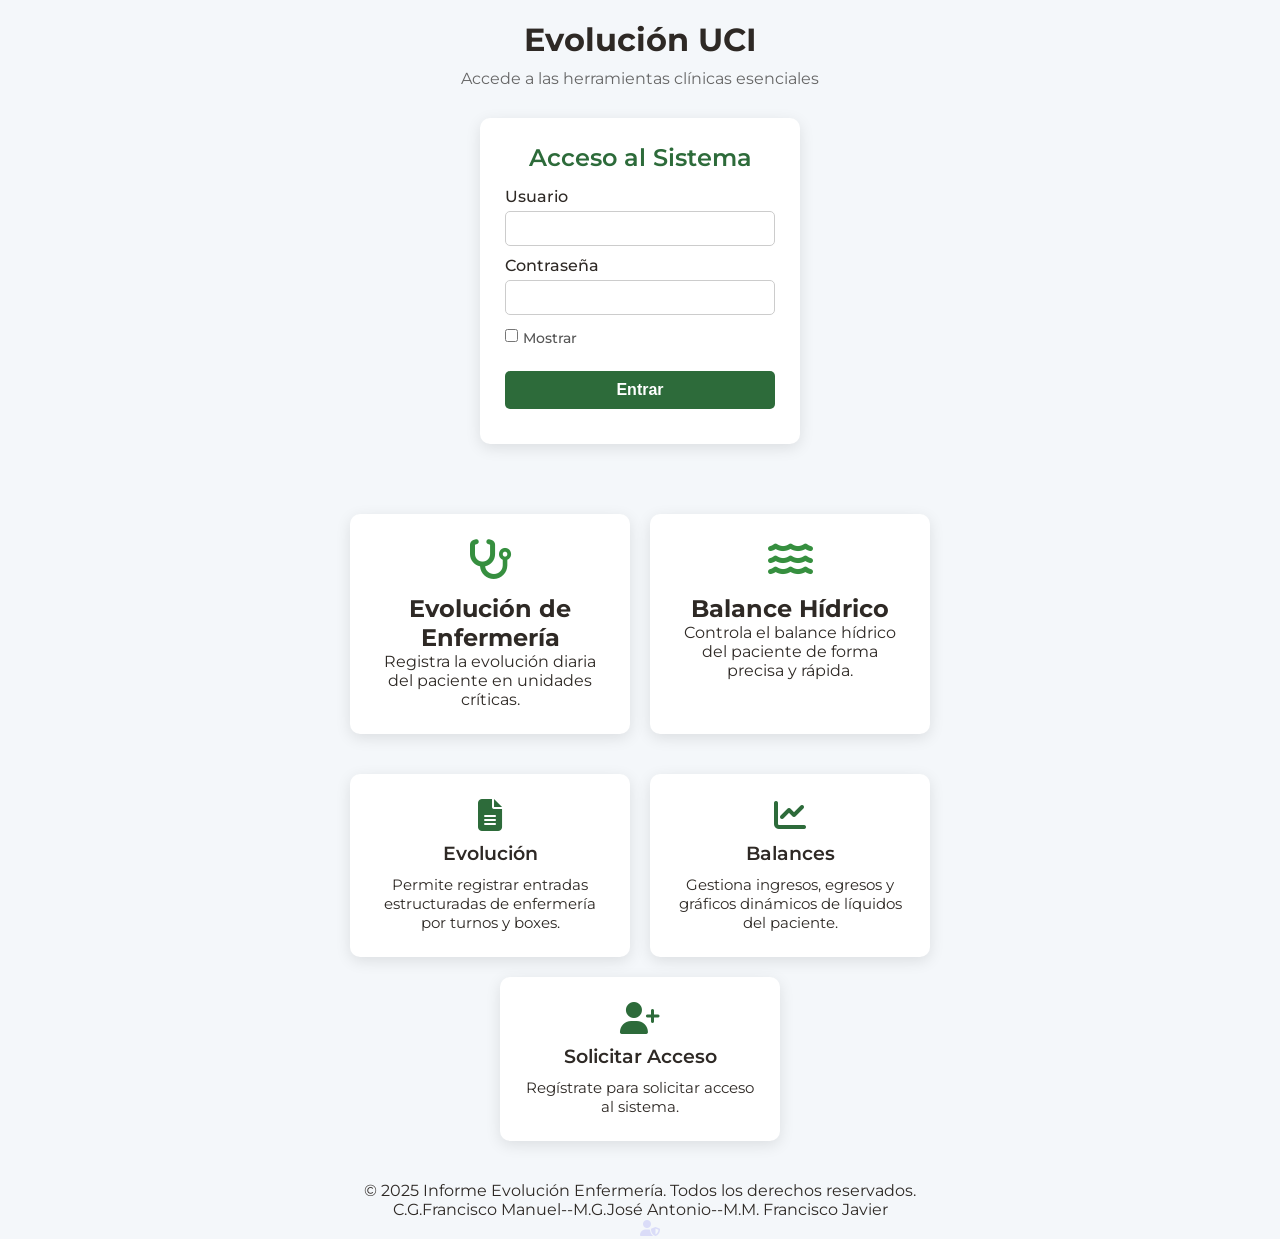
<file: index.html>
<?php
// limpiar caché

header('Cache-Control: no-store, no-cache, must-revalidate, max-age=0');
header('Cache-Control: post-check=0, pre-check=0', false);
header('Pragma: no-cache');
header('Expires: 0');


  session_start();
  header("Cache-Control: no-cache, no-store, must-revalidate");
  header("Pragma: no-cache");
  header("Expires: 0");
?>
<!DOCTYPE html>
<html lang="es">
<head>
  <meta charset="UTF-8">
  <meta name="viewport" content="width=device-width, initial-scale=1">
  <meta http-equiv="X-UA-Compatible" content="IE=edge">
  <meta name="robots" content="noindex, nofollow">
  <meta name="referrer" content="no-referrer-when-downgrade">
  <meta name="description" content="Formulario de acceso de usuarios para el sistema de Evolución UCI.">
  <meta name="author" content="Equipo de Desarrollo - Evolución UCI">
  <title>Evolución UCI - Acceso</title>

  <!-- Favicon -->
  <link rel="icon" href="img/evo-uci.png?v=3" type="image/png" />

  <!-- Open Graph Metadatos -->
  <meta property="og:title" content="Evolución UCI - Acceso">
  <meta property="og:description" content="Formulario de acceso para el sistema de Evolución UCI.">
  <meta property="og:image" content="https://jolejuma.es/evolucion-uci/img/login-preview.png"> 
  <meta property="og:url" content="https://jolejuma.es/evolucion-uci/admin/admin.php"> 
  <meta property="og:type" content="website">
  <meta property="og:site_name" content="Evolución UCI">

  <!-- Twitter Card Metadatos (opcional) -->
  <meta name="twitter:card" content="summary_large_image">
  <meta name="twitter:title" content="Evolución UCI - Acceso">
  <meta name="twitter:description" content="Formulario de acceso para el sistema de Evolución UCI.">
  <meta name="twitter:image" content="https://jolejuma.es/evolucion-uci/img/login-preview.png"> 

  <!-- Google Fonts -->
  <link href="https://fonts.googleapis.com/css2?family=Montserrat:wght@400;600;700&display=swap" rel="stylesheet">

  <!-- Font Awesome Icons -->
  <link rel="stylesheet" href="https://cdnjs.cloudflare.com/ajax/libs/font-awesome/6.5.0/css/all.min.css" />

  <style>
    :root {
      --color-fondo: #f4f7fa;
      --color-primario: #2d6b3a;
      --color-secundario: #368f3f;
      --color-hover: #489950;
      --color-texto: #2e2925;
      --color-blanco: #fff;
      --radio: 10px;
    }
    * { margin:0; padding:0; box-sizing:border-box; }
    body {
      font-family:'Montserrat',sans-serif;
      background-color:var(--color-fondo);
      color:var(--color-texto);
      display:flex;
      flex-direction:column;
      align-items:center;
      justify-content:center;
      min-height:100vh;
      padding:20px;
      text-align:center;
    }
    h1 { font-size:2rem; font-weight:700; margin-bottom:10px; }
    p.subtitle { font-size:1rem; color:#666; margin-bottom:30px; }

    /* --- LOGIN FORM --- */
    .login-card {
      background: var(--color-blanco);
      padding: 25px;
      border-radius: var(--radio);
      box-shadow: 0 4px 15px rgba(0,0,0,0.1);
      width: 320px;
      margin-bottom: 30px;
    }
    .login-card h2 {
      margin-bottom: 15px;
      font-weight: 600;
      color: var(--color-primario);
    }
    .login-card label {
      display: block;
      text-align: left;
      margin: 10px 0 5px;
      font-weight: 500;
    }
    .login-card input[type="text"],
    .login-card input[type="password"] {
      width: 100%;
      padding: 8px 10px;
      border: 1px solid #ccc;
      border-radius: 5px;
      font-size: 0.95rem;
    }
    .login-card .show-pass {
      font-size: 0.85rem;
      margin-top: 5px;
      display: flex;
      align-items: center;
      gap: 5px;
      cursor: pointer;
      color: #555;
    }
    .login-card button {
      margin-top: 20px;
      width: 100%;
      padding: 10px;
      background: var(--color-primario);
      border: none;
      border-radius: 5px;
      color: var(--color-blanco);
      font-size: 1rem;
      font-weight: 600;
      cursor: pointer;
      transition: background 0.3s ease;
    }
    .login-card button:hover {
      background: var(--color-hover);
    }
    .login-card .error {
      margin-top: 10px;
      color: #c00;
      font-size: 0.9rem;
    }

    /* --- CARDS NAV --- */
    .card-container {
      display: flex;
      flex-wrap: wrap;
      gap: 20px;
      justify-content: center;
      max-width: 800px;
      margin-bottom: 40px;
    }
    .card {
      background-color: var(--color-blanco);
      border-radius: var(--radio);
      box-shadow: 0 4px 15px rgba(0,0,0,0.1);
      width: 280px;
      padding: 25px;
      transition: transform 0.3s ease;
      cursor: pointer;
      text-align: center;
        transition: all 0.3s ease;

    }

.card:hover {
  transform: translateY(-5px);
  background-color: var(--color-secundario);
  color: var(--color-blanco);
  box-shadow: 0 6px 20px rgba(0,0,0,0.15);
}

.card i {
  font-size: 2.5rem;
  margin-bottom: 15px;
  color: var(--color-secundario);
  transition: all 0.3s ease;
}

.card:hover i { 
  color: var(--color-blanco);
  text-shadow: 0 2px 8px rgba(0,0,0,0.15);
}

/* --- INFO ICONS --- */
.info-icons {
  display: flex;
  flex-wrap: wrap;
  gap: 20px;
  justify-content: center;
  max-width: 800px;
  margin-bottom: 40px;
}

.info-icon {
  background-color: var(--color-blanco);
  border-radius: var(--radio);
  box-shadow: 0 4px 15px rgba(0,0,0,0.1);
  width: 280px;
  padding: 25px;
  transition: transform 0.3s ease;
  cursor: pointer;
  text-align: center;
}

.info-icon:hover {
  transform: translateY(-5px);
  background-color: var(--color-secundario);
  color: var(--color-blanco);
  box-shadow: 0 6px 20px rgba(0,0,0,0.15);
}

.info-icon i {
  font-size: 2.5rem;
  margin-bottom: 15px;
  color: var(--color-secundario);
  transition: all 0.3s ease;
}

.info-icon:hover i { 
  color: var(--color-texto);
  text-shadow: 0 2px 8px rgba(0,0,0,0.15);
}

.info-icon h3 {
  font-size: 1.2rem;
  font-weight: 600;
  margin-bottom: 10px;
}

.info-icon p {
  font-size: 0.95rem;
}
.info-icon a i {
  transition: all 0.4s ease;
  transform-origin: center bottom;
  font-size: 2rem;
  margin-bottom: 10px;
  color: var(--color-primario);
  display: inline-block;
  cursor: pointer;
}

.info-icon a:hover i {
  transform: perspective(300px) rotateX(10deg) translateY(-5px);
  color: var(--color-blanco);
  filter: drop-shadow(0 5px 5px rgba(0,0,0,0.2));
  font-size: 2.3rem;
}


/* Responsive */

@media (max-width: 600px) {
  .card, 
  .info-icon { 
    width: 90%; 
  }
  
  .back-button {
    top: 10px;
    left: 10px;
    padding: 6px 10px;
    font-size: 0.8rem;
  }
}
  </style>
</head>
<body>
<h1>Evolución UCI</h1>
  <p class="subtitle">Accede a las herramientas clínicas esenciales</p>
  <!-- LOGIN -->
    <div class="card-container">

  <div class="login-card">
    <h2>Acceso al Sistema</h2>
    <form id="loginForm">
      <label for="usuario">Usuario</label>
      <input type="text" id="usuario" maxlength="20" required>

      <label for="clave">Contraseña</label>
      <input type="password" id="clave" maxlength="20" required>

      <div class="show-pass">
        <input type="checkbox" id="togglePass"><label for="togglePass">Mostrar</label>
      </div>

      <button type="submit">Entrar</button>
      <div id="errorMensaje" class="error"></div>
    </form>
  </div>
    </div>


  

  <!-- NAV CARDS -->
<div class="card-container">
  <div class="card">
      <i class="fas fa-stethoscope"></i>
      <h2>Evolución de Enfermería</h2>
      <p>Registra la evolución diaria del paciente en unidades críticas.</p>
  </div>
  <div class="card">
      <i class="fas fa-water"></i>
      <h2>Balance Hídrico</h2>
      <p>Controla el balance hídrico del paciente de forma precisa y rápida.</p>
  </div>
</div>

<!-- INFO ICONS -->
<div class="info-icons">
  <div class="info-icon">
    <a href="https://jolejuma.es/evolucion-uci/info/evolucion_info.html">
      <i class="fas fa-file-alt"></i></a>
      <h3>Evolución</h3>
      <p>Permite registrar entradas estructuradas de enfermería por turnos y boxes.</p>
    </a>
  </div>
  <div class="info-icon">
    <a href="https://jolejuma.es/evolucion-uci/info/balance_info.html">
      <i class="fas fa-chart-line"></i>    </a>

      <h3>Balances</h3>
      <p>Gestiona ingresos, egresos y gráficos dinámicos de líquidos del paciente.</p>
  </div>


<!--SOLICITUD DE ACCESO-->
<div class="info-icon">
  <a href="registro.html">
    <i class="fas fa-user-plus"></i></a>
    <h3>Solicitar Acceso</h3>
    <p>Regístrate para solicitar acceso al sistema.</p>
  </a>
</div>
</div>

  <!-- FOOTER -->
  <footer>
      
  <p>
    &copy; 2025 Informe Evolución Enfermería. Todos los derechos reservados.
    <br>C.G.Francisco Manuel--M.G.José Antonio--M.M. Francisco Javier<br>
  </p>
  <a href="https://jolejuma.es/evolucion-uci/admin/admin.php" style="position: absolute; opacity: 0.1;">
      <i class="fas fa-user-shield"></i>
    </a>
</footer>



  <!-- LOGIN SCRIPT -->
  <script>
    // Mostrar / Ocultar contraseña
    document.getElementById('togglePass').addEventListener('change', e => {
      document.getElementById('clave').type = e.target.checked ? 'text' : 'password';
    });

    // Envío del formulario
    document.getElementById('loginForm').addEventListener('submit', async function(e) {
      e.preventDefault();
      const usuario = document.getElementById('usuario').value.trim();
      const clave   = document.getElementById('clave').value.trim();
      const errDiv  = document.getElementById('errorMensaje');
      errDiv.textContent = '';

      if (!usuario || !clave) {
        errDiv.textContent = 'Ambos campos son obligatorios.';
        return;
      }

      try {
        const res  = await fetch('login2.php', {
          method: 'POST',
          credentials: 'same-origin',
          headers: { 'Content-Type': 'application/x-www-form-urlencoded' },
          body: new URLSearchParams({ usuario, clave })
        });
        const data = await res.json();

        if (data.success) {
          window.location.href = 'app.php';
        } else {
          errDiv.textContent = data.message || 'Credenciales incorrectas.';
        }
      } catch (err) {
        console.error(err);
        errDiv.textContent = 'Error de conexión.';
      }
    });
  </script>

</body>
</html>
</file>
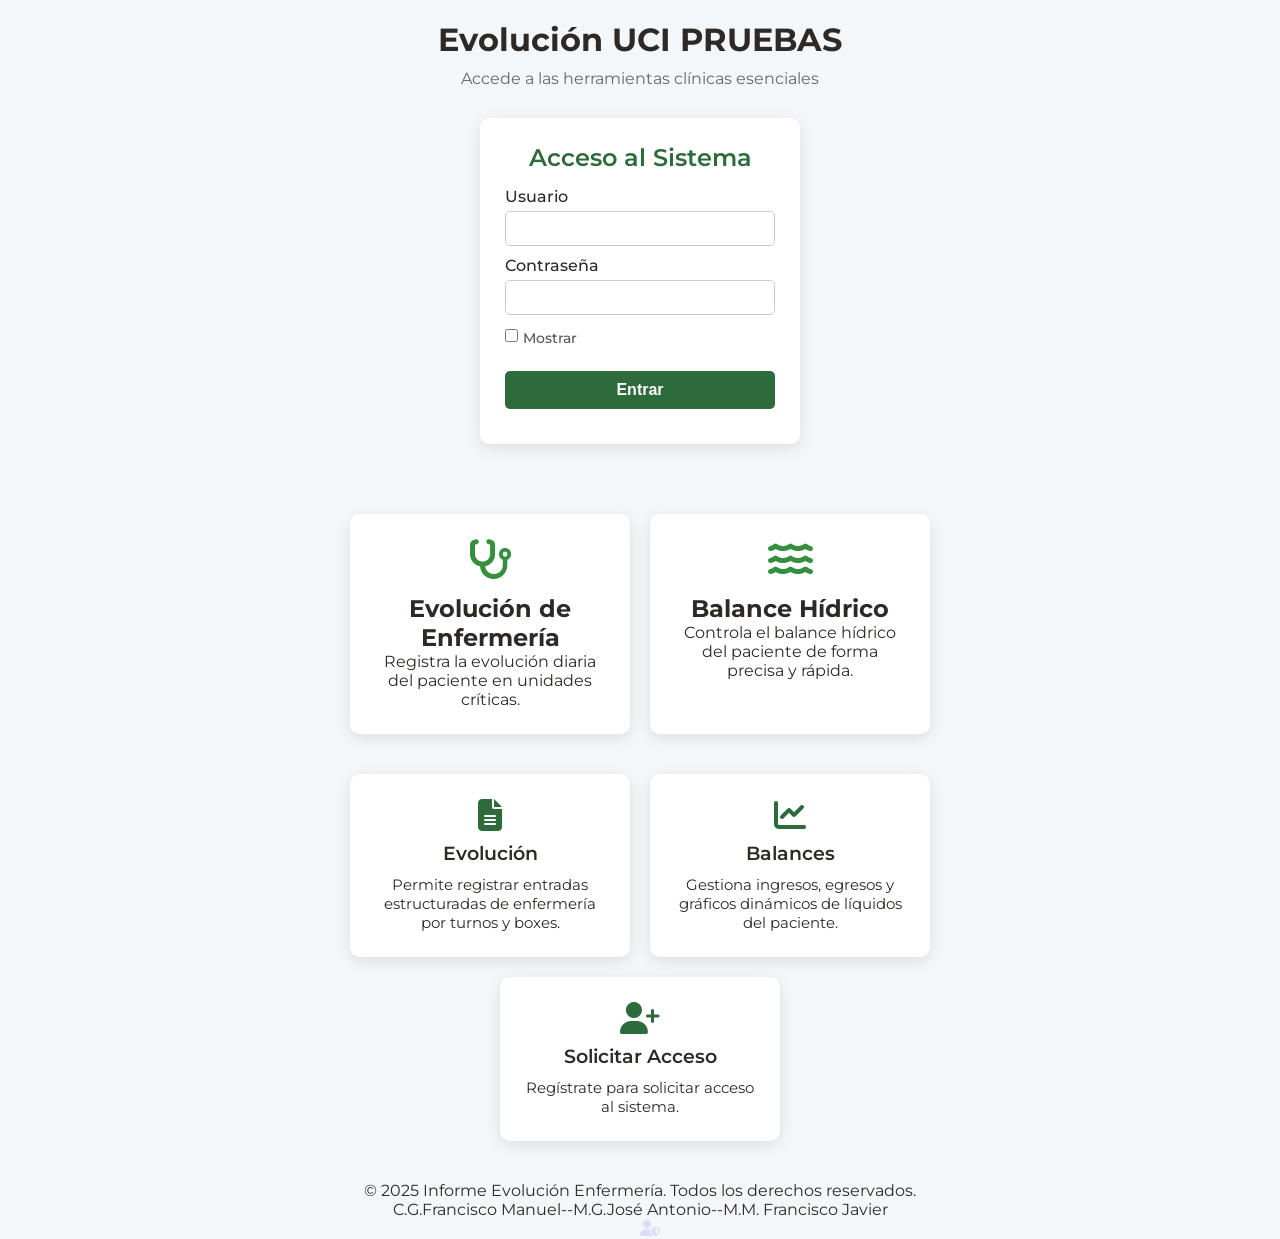
<file: evolucion-uci_pruebas/index.html>
<?php
// limpiar caché

header('Cache-Control: no-store, no-cache, must-revalidate, max-age=0');
header('Cache-Control: post-check=0, pre-check=0', false);
header('Pragma: no-cache');
header('Expires: 0');


  session_start();
  header("Cache-Control: no-cache, no-store, must-revalidate");
  header("Pragma: no-cache");
  header("Expires: 0");
?>
<!DOCTYPE html>
<html lang="es">
<head>
  <meta charset="UTF-8">
  <meta name="viewport" content="width=device-width, initial-scale=1">
  <meta http-equiv="X-UA-Compatible" content="IE=edge">
  <meta name="robots" content="noindex, nofollow">
  <meta name="referrer" content="no-referrer-when-downgrade">
  <meta name="description" content="Formulario de acceso de usuarios para el sistema de Evolución UCI.">
  <meta name="author" content="Equipo de Desarrollo - Evolución UCI">
  <title>Evolución UCI PRUEBAS - Acceso</title>

  <!-- Favicon -->
  <link rel="icon" href="img/evo-uci.png?v=3" type="image/png" />

  <!-- Open Graph Metadatos -->
  <meta property="og:title" content="Evolución UCI - Acceso">
  <meta property="og:description" content="Formulario de acceso para el sistema de Evolución UCI.">
  <meta property="og:image" content="https://jolejuma.es/evolucion-uci/img/login-preview.png"> 
  <meta property="og:url" content="https://jolejuma.es/evolucion-uci/admin/admin.php"> 
  <meta property="og:type" content="website">
  <meta property="og:site_name" content="Evolución UCI">

  <!-- Twitter Card Metadatos (opcional) -->
  <meta name="twitter:card" content="summary_large_image">
  <meta name="twitter:title" content="Evolución UCI - Acceso">
  <meta name="twitter:description" content="Formulario de acceso para el sistema de Evolución UCI.">
  <meta name="twitter:image" content="https://jolejuma.es/evolucion-uci/img/login-preview.png"> 

  <!-- Google Fonts -->
  <link href="https://fonts.googleapis.com/css2?family=Montserrat:wght@400;600;700&display=swap" rel="stylesheet">

  <!-- Font Awesome Icons -->
  <link rel="stylesheet" href="https://cdnjs.cloudflare.com/ajax/libs/font-awesome/6.5.0/css/all.min.css" />

  <style>
    :root {
      --color-fondo: #f4f7fa;
      --color-primario: #2d6b3a;
      --color-secundario: #368f3f;
      --color-hover: #489950;
      --color-texto: #2e2925;
      --color-blanco: #fff;
      --radio: 10px;
    }
    * { margin:0; padding:0; box-sizing:border-box; }
    body {
      font-family:'Montserrat',sans-serif;
      background-color:var(--color-fondo);
      color:var(--color-texto);
      display:flex;
      flex-direction:column;
      align-items:center;
      justify-content:center;
      min-height:100vh;
      padding:20px;
      text-align:center;
    }
    h1 { font-size:2rem; font-weight:700; margin-bottom:10px; }
    p.subtitle { font-size:1rem; color:#666; margin-bottom:30px; }

    /* --- LOGIN FORM --- */
    .login-card {
      background: var(--color-blanco);
      padding: 25px;
      border-radius: var(--radio);
      box-shadow: 0 4px 15px rgba(0,0,0,0.1);
      width: 320px;
      margin-bottom: 30px;
    }
    .login-card h2 {
      margin-bottom: 15px;
      font-weight: 600;
      color: var(--color-primario);
    }
    .login-card label {
      display: block;
      text-align: left;
      margin: 10px 0 5px;
      font-weight: 500;
    }
    .login-card input[type="text"],
    .login-card input[type="password"] {
      width: 100%;
      padding: 8px 10px;
      border: 1px solid #ccc;
      border-radius: 5px;
      font-size: 0.95rem;
    }
    .login-card .show-pass {
      font-size: 0.85rem;
      margin-top: 5px;
      display: flex;
      align-items: center;
      gap: 5px;
      cursor: pointer;
      color: #555;
    }
    .login-card button {
      margin-top: 20px;
      width: 100%;
      padding: 10px;
      background: var(--color-primario);
      border: none;
      border-radius: 5px;
      color: var(--color-blanco);
      font-size: 1rem;
      font-weight: 600;
      cursor: pointer;
      transition: background 0.3s ease;
    }
    .login-card button:hover {
      background: var(--color-hover);
    }
    .login-card .error {
      margin-top: 10px;
      color: #c00;
      font-size: 0.9rem;
    }

    /* --- CARDS NAV --- */
    .card-container {
      display: flex;
      flex-wrap: wrap;
      gap: 20px;
      justify-content: center;
      max-width: 800px;
      margin-bottom: 40px;
    }
    .card {
      background-color: var(--color-blanco);
      border-radius: var(--radio);
      box-shadow: 0 4px 15px rgba(0,0,0,0.1);
      width: 280px;
      padding: 25px;
      transition: transform 0.3s ease;
      cursor: pointer;
      text-align: center;
        transition: all 0.3s ease;

    }

.card:hover {
  transform: translateY(-5px);
  background-color: var(--color-secundario);
  color: var(--color-blanco);
  box-shadow: 0 6px 20px rgba(0,0,0,0.15);
}

.card i {
  font-size: 2.5rem;
  margin-bottom: 15px;
  color: var(--color-secundario);
  transition: all 0.3s ease;
}

.card:hover i { 
  color: var(--color-blanco);
  text-shadow: 0 2px 8px rgba(0,0,0,0.15);
}

/* --- INFO ICONS --- */
.info-icons {
  display: flex;
  flex-wrap: wrap;
  gap: 20px;
  justify-content: center;
  max-width: 800px;
  margin-bottom: 40px;
}

.info-icon {
  background-color: var(--color-blanco);
  border-radius: var(--radio);
  box-shadow: 0 4px 15px rgba(0,0,0,0.1);
  width: 280px;
  padding: 25px;
  transition: transform 0.3s ease;
  cursor: pointer;
  text-align: center;
}

.info-icon:hover {
  transform: translateY(-5px);
  background-color: var(--color-secundario);
  color: var(--color-blanco);
  box-shadow: 0 6px 20px rgba(0,0,0,0.15);
}

.info-icon i {
  font-size: 2.5rem;
  margin-bottom: 15px;
  color: var(--color-secundario);
  transition: all 0.3s ease;
}

.info-icon:hover i { 
  color: var(--color-texto);
  text-shadow: 0 2px 8px rgba(0,0,0,0.15);
}

.info-icon h3 {
  font-size: 1.2rem;
  font-weight: 600;
  margin-bottom: 10px;
}

.info-icon p {
  font-size: 0.95rem;
}
.info-icon a i {
  transition: all 0.4s ease;
  transform-origin: center bottom;
  font-size: 2rem;
  margin-bottom: 10px;
  color: var(--color-primario);
  display: inline-block;
  cursor: pointer;
}

.info-icon a:hover i {
  transform: perspective(300px) rotateX(10deg) translateY(-5px);
  color: var(--color-blanco);
  filter: drop-shadow(0 5px 5px rgba(0,0,0,0.2));
  font-size: 2.3rem;
}


/* Responsive */

@media (max-width: 600px) {
  .card, 
  .info-icon { 
    width: 90%; 
  }
  
  .back-button {
    top: 10px;
    left: 10px;
    padding: 6px 10px;
    font-size: 0.8rem;
  }
}
  </style>
</head>
<body>
<h1>Evolución UCI PRUEBAS</h1>
  <p class="subtitle">Accede a las herramientas clínicas esenciales</p>
  <!-- LOGIN -->
    <div class="card-container">

  <div class="login-card">
    <h2>Acceso al Sistema</h2>
    <form id="loginForm">
      <label for="usuario">Usuario</label>
      <input type="text" id="usuario" maxlength="20" required>

      <label for="clave">Contraseña</label>
      <input type="password" id="clave" maxlength="20" required>

      <div class="show-pass">
        <input type="checkbox" id="togglePass"><label for="togglePass">Mostrar</label>
      </div>

      <button type="submit">Entrar</button>
      <div id="errorMensaje" class="error"></div>
    </form>
  </div>
    </div>


  

  <!-- NAV CARDS -->
<div class="card-container">
  <div class="card">
      <i class="fas fa-stethoscope"></i>
      <h2>Evolución de Enfermería</h2>
      <p>Registra la evolución diaria del paciente en unidades críticas.</p>
  </div>
  <div class="card">
      <i class="fas fa-water"></i>
      <h2>Balance Hídrico</h2>
      <p>Controla el balance hídrico del paciente de forma precisa y rápida.</p>
  </div>
</div>

<!-- INFO ICONS -->
<div class="info-icons">
  <div class="info-icon">
    <a href="https://jolejuma.es/evolucion-uci_pruebas/info/evolucion_info.html">
      <i class="fas fa-file-alt"></i></a>
      <h3>Evolución</h3>
      <p>Permite registrar entradas estructuradas de enfermería por turnos y boxes.</p>
    </a>
  </div>
  <div class="info-icon">
    <a href="https://jolejuma.es/evolucion-uci_pruebas/info/balance_info.html">
      <i class="fas fa-chart-line"></i>    </a>

      <h3>Balances</h3>
      <p>Gestiona ingresos, egresos y gráficos dinámicos de líquidos del paciente.</p>
  </div>


<!--SOLICITUD DE ACCESO-->
<div class="info-icon">
  <a href="registro.html">
    <i class="fas fa-user-plus"></i></a>
    <h3>Solicitar Acceso</h3>
    <p>Regístrate para solicitar acceso al sistema.</p>
  </a>
</div>
</div>

  <!-- FOOTER -->
  <footer>
      
  <p>
    &copy; 2025 Informe Evolución Enfermería. Todos los derechos reservados.
    <br>C.G.Francisco Manuel--M.G.José Antonio--M.M. Francisco Javier<br>
  </p>
  <a href="https://jolejuma.es/evolucion-uci_pruebas/admin/admin.php" style="position: absolute; opacity: 0.1;">
      <i class="fas fa-user-shield"></i>
    </a>
</footer>



  <!-- LOGIN SCRIPT -->
  <script>
    // Mostrar / Ocultar contraseña
    document.getElementById('togglePass').addEventListener('change', e => {
      document.getElementById('clave').type = e.target.checked ? 'text' : 'password';
    });

    // Envío del formulario
    document.getElementById('loginForm').addEventListener('submit', async function(e) {
      e.preventDefault();
      const usuario = document.getElementById('usuario').value.trim();
      const clave   = document.getElementById('clave').value.trim();
      const errDiv  = document.getElementById('errorMensaje');
      errDiv.textContent = '';

      if (!usuario || !clave) {
        errDiv.textContent = 'Ambos campos son obligatorios.';
        return;
      }

      try {
        const res  = await fetch('login2.php', {
          method: 'POST',
          credentials: 'same-origin',
          headers: { 'Content-Type': 'application/x-www-form-urlencoded' },
          body: new URLSearchParams({ usuario, clave })
        });
        const data = await res.json();

        if (data.success) {
          window.location.href = 'https://jolejuma.es/evolucion-uci_pruebas/app.php';
        } else {
          errDiv.textContent = data.message || 'Credenciales incorrectas.';
        }
      } catch (err) {
        console.error(err);
        errDiv.textContent = 'Error de conexión.';
      }
    });
  </script>

</body>
</html>
</file>
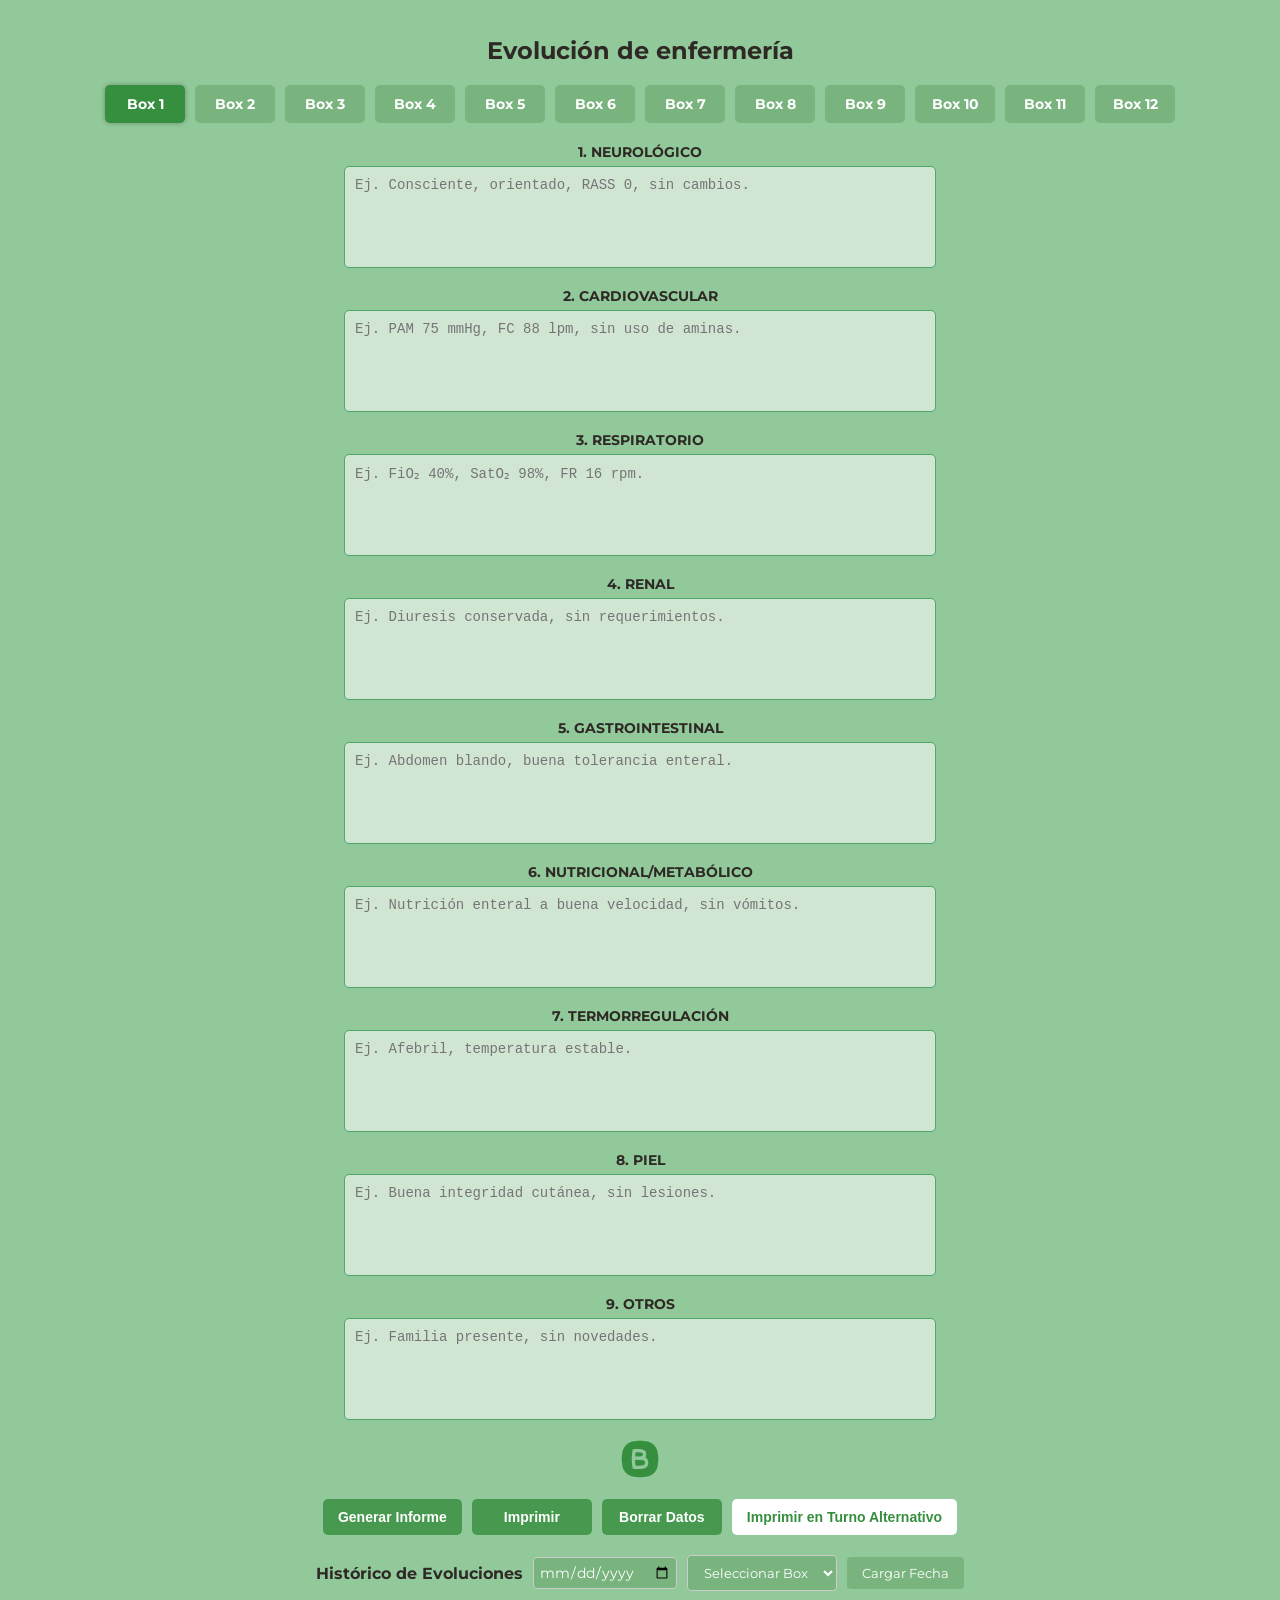
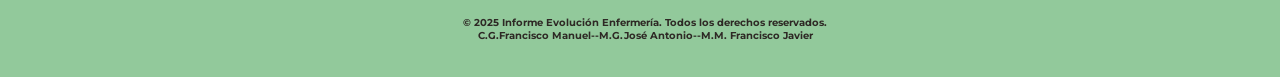
<file: evolucion/index.html>
<!DOCTYPE html>
<html lang="es">
  <head>
    <meta charset="UTF-8" />
    <link rel="icon" href="evolucion.png?v=3" type="image/png">

    <meta name="viewport" content="width=device-width, initial-scale=1.0" />
    <link rel="preconnect" href="https://fonts.googleapis.com" />
    <link rel="preconnect" href="https://fonts.gstatic.com" crossorigin />
    <link
      href="https://fonts.googleapis.com/css2?family=Montserrat:ital,wght@0,100..900;1,100..900&family=Roboto:ital,wght@0,100..900;1,100..900&display=swap"
      rel="stylesheet"
    />
    <title>Evolución de Enfermería</title>
    <style>
      :root {
        
        /*COLORES*/
        --fuente: #2e2925; /*--pantone black c--*/
        --pantone: #368f3f; /*--pantone 7740c____#368f3f--*/
        --principal: #92c99b; /*pantone 7740c__50--*/
        --hover: #d9ebd8; /*pantone 7740c__80--*/
        --borde: #4fa66a; /*pantone 7740c__20--*/

        --pantone15: #79b47f; /*  pantone 100 con blanco 50 */
        /*          https://gradients.app/es/mix   */
      }
      body {
        font-family: "Montserrat", sans-serif;
        margin: 20px;
        padding: 0;
        display: flex;
        flex-direction: column;
        align-items: center;
        background-color: #92c99b;
      }
      h1 {
        text-align: center;
        margin-bottom: 20px;
        font-size: 24px;
        color: var(--fuente);
      }
      .box-selector {
        display: flex;
        justify-content: center;
        gap: 10px;
        margin-bottom: 20px;
        flex-wrap: wrap;
      }
      .box-selector button {
        padding: 10px 15px;
        font-size: 14px;
        font-family: "Montserrat", sans-serif;
        font-weight: bold;
        cursor: pointer;
        border: none;
        border-radius: 5px;
        background-color: var(--pantone15);
        color: white;
        min-width: 80px;
      }

      .box-selector button:hover {
        background-color: white;
        color: var(--fuente);
        transition: all 0.5s ease;
      }

      .box-selector button.active {
        background-color: var(--pantone);
        box-shadow: 0 0 5px #0000004d;
        transition: all 0.5s ease;
      }
      /* Formulario */

      .formulario {
        width: 100%;
        max-width: 600px;
        margin-bottom: 0px;
      }
      .campo {
        margin-bottom: 15px;
        text-align: center;
      }
      .campo label {
        font-weight: bold;
        display: block;
        margin-bottom: 5px;
        font-size: 14px;
        color: var(--fuente);
      }
      .campo textarea {
        width: 95%;
        height: 80px;
        padding: 10px;
        font-size: 14px;
        border: 1px solid var(--borde);
        border-radius: 5px;
        resize: none;
        background-color:  #d1e5d3;
        color: var(--fuente);
        outline: none;
      }
      .campo textarea:hover {
        border: 1px solid white;
        transition: border 0.7s ease; /* Animación suave */
      }
      /* Botones de acción */

      .buttons {
        display: flex;
        justify-content: space-between;
        margin-top: 20px;
        flex-wrap: wrap;
        gap: 10px;
      }
      .buttons button {
        padding: 10px 15px;
        font-size: 14px;
        cursor: pointer;
        border: none;
        border-radius: 5px;
        background-color:  #489950;
        transition: background-color 0.3s ease-in-out; /* Animación suave */
        color: white;
        flex-grow: 1;
        min-width: 120px;
        font-weight: bold;
      }
      /* Estado hover: cuando el usuario pasa el cursor */
      button:hover {
        background-color: var(--pantone15);
      }
      /* Estilo normal del botón alternativo */
      .buttons .btn-alternativo {
        background-color: white;
        color: var(--pantone);
        transition: background-color 0.3s ease-in-out;
      }

      /* Estilo cuando el usuario pasa el cursor */
      .buttons .btn-alternativo:hover {
        background-color: var(--hover);
      }
/* btn-copiar botón de copiar */
.btn-copiar {
  background-color: #c0072f;
  color: white;
  padding: 8px 16px;
  border: none;
  border-radius: 4px;
  font-weight: bold;
}
.btn-copiar:hover {
  background-color: #aa2a45;
}

      /* icono_balance */
      .icono-container {
        position: relative;
        display: inline-block;
        width: 40px; /* Ajusta el tamaño del icono */
        height: 40px;
      }

      .icono {
          position: absolute;
          width: 100%;
          height: 100%;
          transition: opacity 0.5s ease-in-out; /* Transición suave */
      }

      /* Mostrar el icono verde por defecto */
      .icono.verde {
          opacity: 1;
      }

      /* Ocultar el icono azul por defecto */
      .icono.azul {
          opacity: 0;
      }

      /* Cuando se hace hover, la imagen verde desaparece y la azul aparece */
      .icono-container:hover .verde {
          opacity: 0;
      }

      .icono-container:hover .azul {
          opacity: 1;
      }

      /* Fin icono_balance */

      .resultado {
        margin-top: 20px;
        padding: 20px;
        font-family: "Montserrat", sans-serif;
        font-size: 12px;
        line-height: 1.5;
        display: none;
        background-color: white; /* Añadido para mejor legibilidad al imprimir */
        width: 100%;
        max-width: 600px;
        box-sizing: border-box;
      }
      .resultado b {
        font-weight: bold;
      }
      .resultado.turno-nocturno {
        display: flex !important;
        flex-direction: column-reverse;
        justify-content: flex-end;
      }

      /* Nuevos estilos para el selector de box */
      .fecha-container {
        display: flex;
        align-items: center;
        gap: 10px;
        margin: 10px 0;
        flex-wrap: wrap;
      }

      .fecha-container label {
        font-weight: bold;
        font-family: "Montserrat", sans-serif;
        color: var(--fuente);
      }

      .box-selector-dropdown {
        padding: 8px 12px;
        font-family: "Montserrat", sans-serif;
        border: 1px solid #ccc;
        border-radius: 4px;
        background-color: var(--pantone15);
        color: white;
      }

      .cargar-fecha-btn {
        padding: 8px 15px;
        font-family: "Montserrat", sans-serif;
        background-color: var(--pantone15);
        color: white;
        border: none;
        border-radius: 4px;
        cursor: pointer;
      }

      @media (max-width: 480px) {
        .fecha-container {
          flex-direction: column;
          align-items: flex-start;
        }
      }
      /* Fin de Nuevos estilos para el selector de box */

      /* Estilos para la sección de fecha */
      #fechaSeleccionada,
      #fechaSeleccionada + button {
        font-family: "Montserrat", sans-serif;
        font-size: 14px;
      }

      #fechaSeleccionada {
        padding: 5px;
        border: 1px solid #ccc;
        border-radius: 4px;
        background-color: var(--pantone15);
        color: white;
      }
      /* ESTILOS DE IMPRESIÓN MEJORADOS */
    @media print {
  @page {
    size: A4 portrait;
    margin: 0;
  }

  body {
    visibility: hidden;
    margin: 0 !important;
    padding: 0 !important;
  }

  body > * {
    display: none !important;
  }

  .resultado {
    visibility: visible !important;
    display: block !important;
    position: absolute;
    left: 3cm;
    right: 0.5cm;
    font-family: "Montserrat", sans-serif;
    font-size: 12px;
    line-height: 1.2;
    background: white !important;
    padding: 0 !important;
    box-sizing: border-box;
    white-space: pre-wrap;
    overflow-wrap: break-word;
    word-wrap: break-word;
  }

  .resultado.diurno-print {
    top: 2cm;
  }

  .resultado.nocturno-print {
        top: auto;
        bottom: 2cm;
  }

  .resultado p {
  margin: 2px 0 !important;
  page-break-inside: avoid;
  line-height: 1.2;
}

.resultado p:first-of-type {
  margin-bottom: 0px !important;
}



}





      /* Responsive Design */
      @media (max-width: 768px) {
        h1 {
          font-size: 20px;
        }
        .box-selector button {
          font-size: 12px;
          padding: 8px 12px;
        }
        .campo label {
          font-size: 14px;
        }
        .campo textarea {
          font-size: 12px;
          height: 60px;
        }
        .buttons button {
          font-size: 12px;
          padding: 8px 12px;
        }
      }
      @media (max-width: 480px) {
        h1 {
          font-size: 18px;
        }
        .box-selector button {
          font-size: 10px;
          padding: 6px 10px;
        }
        .campo label {
          font-size: 12px;
        }
        .campo textarea {
          font-size: 10px;
          height: 50px;
        }
        .buttons button {
          font-size: 10px;
          padding: 6px 10px;
        }
      }

      /* =============================== */
      /* FOOTER */
      /* =============================== */

      footer  {
          color: var(--fuente);
          font-size: 10px ;
          font-weight: bold;
          text-align: center;
          padding: 5px;
          margin-bottom: 5px;
          margin: 0 auto;
          width: 100%;
          z-index: 50;
      }

    </style>
  </head>
  <body>
    <h1>Evolución de enfermería</h1>

    <!-- Selector de Box/Paciente -->
    <div class="box-selector">
      <script>
        for (let i = 1; i <= 12; i++) {
          document.write(`<button onclick="selectBox(${i})">Box ${i}</button>`);
        }
      </script>
    </div>

    <!-- Formulario dinámico -->
    <form class="formulario" id="formulario">
      <div class="campo">
        <label for="neurologico">1. NEUROLÓGICO</label>
        <textarea
          id="neurologico"
          placeholder="Ej. Consciente, orientado, RASS 0, sin cambios."
        ></textarea>
      </div>
      <div class="campo">
        <label for="cardiovascular">2. CARDIOVASCULAR</label>
        <textarea
          id="cardiovascular"
          placeholder="Ej. PAM 75 mmHg, FC 88 lpm, sin uso de aminas."
        ></textarea>
      </div>
      <div class="campo">
        <label for="respiratorio">3. RESPIRATORIO</label>
        <textarea
          id="respiratorio"
          placeholder="Ej. FiO₂ 40%, SatO₂ 98%, FR 16 rpm."
        ></textarea>
      </div>
      <div class="campo">
        <label for="renal">4. RENAL</label>
        <textarea
          id="renal"
          placeholder="Ej. Diuresis conservada, sin requerimientos."
        ></textarea>
      </div>
      <div class="campo">
        <label for="gastrointestinal">5. GASTROINTESTINAL</label>
        <textarea
          id="gastrointestinal"
          placeholder="Ej. Abdomen blando, buena tolerancia enteral."
        ></textarea>
      </div>
      <div class="campo">
        <label for="nutricional">6. NUTRICIONAL/METABÓLICO</label>
        <textarea
          id="nutricional"
          placeholder="Ej. Nutrición enteral a buena velocidad, sin vómitos."
        ></textarea>
      </div>
      <div class="campo">
        <label for="termorregulacion">7. TERMORREGULACIÓN</label>
        <textarea
          id="termorregulacion"
          placeholder="Ej. Afebril, temperatura estable."
        ></textarea>
      </div>
      <div class="campo">
        <label for="piel">8. PIEL</label>
        <textarea
          id="piel"
          placeholder="Ej. Buena integridad cutánea, sin lesiones."
        ></textarea>
      </div>
      <div class="campo">
        <label for="otros">9. OTROS</label>
        <textarea
          id="otros"
          placeholder="Ej. Familia presente, sin novedades."
        ></textarea>
      </div>
    </form>

    <!-- Enlace a balance -->

    <a href="https://jolejuma.es/balance" target="_blank" class="icono-container">
    <img src="balance_verde.png" alt="Balance" class="icono verde">
    <img src="balance_azul.png" alt="Balance Azul" class="icono azul">
</a>

    <!-- Botones de acción -->
<div class="buttons">
  <button onclick="generarInforme()">Generar Informe</button>
  <button onclick="imprimirAuto()">Imprimir</button>
  <button onclick="borrarDatos()">Borrar Datos</button>
  <button class="btn-alternativo" onclick="imprimirAlternativo()">Imprimir en Turno Alternativo</button>
</div>

<!-- Botón copiar informe (inicialmente oculto) -->
<div style="text-align: center; margin-top: 10px;">
  <button id="btnCopiar" class="btn-copiar" onclick="copiarInforme()" style="display: none;">📋 Copiar Informe</button>
</div>



    <!-- Modificamos la sección de carga por fecha -->
    <div class="fecha-container">
      <label for="fechaSeleccionada">Histórico de Evoluciones</label>
      <input type="date" id="fechaSeleccionada" value="" />

      <select class="box-selector-dropdown" id="boxSeleccionado">
        <option value="">Seleccionar Box</option>
        <script>
          for (let i = 1; i <= 12; i++) {
            document.write(`<option value="${i}">Box ${i}</option>`);
          }
        </script>
      </select>

      <button class="cargar-fecha-btn" onclick="cargarDatosFecha()">
        Cargar Fecha
      </button>
    </div>

    <!---------------FOOTER------------>

    <footer>
      <p>&copy; 2025 Informe Evolución Enfermería. Todos los derechos reservados.
          <br>C.G.Francisco Manuel--M.G.José Antonio--M.M. Francisco Javier</BR>
  </footer>


    <!-- Área de resultados -->
    <div class="resultado" id="resultado"></div>

    <script>
      const hoy = new Date().toISOString().slice(0, 10);
      let selectedBox = 1;
      const campos = [
        "neurologico",
        "cardiovascular",
        "respiratorio",
        "renal",
        "gastrointestinal",
        "nutricional",
        "termorregulacion",
        "piel",
        "otros",
      ];

      function getKey(box) {
        return `evolucion_${hoy}_box${box}`;
      }

      function guardarDatos() {
        const datos = {};
        campos.forEach(
          (campo) => (datos[campo] = document.getElementById(campo).value)
        );
        localStorage.setItem(getKey(selectedBox), JSON.stringify(datos));
      }

      function cargarDatos() {
        const data = localStorage.getItem(getKey(selectedBox));
        if (data) {
          const datos = JSON.parse(data);
          campos.forEach(
            (campo) =>
              (document.getElementById(campo).value = datos[campo] || "")
          );
        } else {
          campos.forEach(
            (campo) => (document.getElementById(campo).value = "")
          );
        }
      }

      function selectBox(boxNumber) {
        guardarDatos();
        selectedBox = boxNumber;
        cargarDatos();
        // Actualizar botón activo
        document.querySelectorAll(".box-selector button").forEach((btn) => {
          btn.classList.remove("active");
          if (btn.textContent === `Box ${boxNumber}`)
            btn.classList.add("active");
        });
      }

   function generarInforme(turno = "") {
  guardarDatos();

  if (!turno) {
    const hora = new Date().getHours();
    turno = hora >= 8 && hora < 20 ? "Turno de 8 a 20 horas" : "Turno de 20 a 8 horas";
  }

  const datos = {};
  campos.forEach(campo => {
    datos[campo] = document.getElementById(campo).value || "No especificado";
  });

  const informe =
  `<p><strong>BOX ${selectedBox} - ${turno}</strong></p>` +
  campos.map(campo =>
    `<p><strong>${campo.toUpperCase()}:</strong> ${datos[campo]}</p>`
  ).join("");


  const resultado = document.getElementById("resultado");
  resultado.innerHTML = informe;
  resultado.style.display = "block";

  resultado.classList.remove("diurno-print", "nocturno-print");
  if (turno.includes("8 a 20 horas")) {
    resultado.classList.add("diurno-print");
  } else {
    resultado.classList.add("nocturno-print");
  }

  document.getElementById("btnCopiar").style.display = "inline-block";
}



     function imprimirAuto() {
  const hora = new Date().getHours();
  const turno = hora >= 8 && hora < 20 ? "Turno de 8 a 20 horas" : "Turno de 20 a 8 horas";

  generarInforme(turno);

  void resultado.offsetHeight;

  setTimeout(() => {
    window.print();
    resultado.style.display = "none";
  }, 100);
}

      function borrarDatos() {
        // Obtener el número del box actualmente seleccionado
        const mensajeConfirmacion = `Va a borrar los datos actuales del Box-${selectedBox}.`;

        // Mostrar mensaje al usuario
        if (!confirm(mensajeConfirmacion)) return; // Si el usuario cancela, no borra nada

        // Limpiar los campos visibles en pantalla sin tocar el almacenamiento
        campos.forEach((campo) => {
          document.getElementById(campo).value = "";
        });

        alert(`Datos en pantalla del Box-${selectedBox} han sido borrados.`);
      }

      function cargarDatosFecha() {
        const fecha = document.getElementById("fechaSeleccionada").value;
        const boxSeleccionado =
          document.getElementById("boxSeleccionado").value;

        if (!fecha) return alert("Seleccione una fecha.");
        if (!boxSeleccionado) return alert("Seleccione un box.");

        const key = `evolucion_${fecha}_box${boxSeleccionado}`;
        const data = localStorage.getItem(key);

        if (data) {
          const datos = JSON.parse(data);
          campos.forEach(
            (campo) =>
              (document.getElementById(campo).value = datos[campo] || "")
          );
          selectedBox = boxSeleccionado; // Actualizamos el box seleccionado
          actualizarBotonesBox();
          alert(`Datos del ${fecha} cargados para Box ${boxSeleccionado}`);
        } else {
          alert(
            `No hay datos guardados para el ${fecha} en Box ${boxSeleccionado}`
          );
        }
      }

      function actualizarBotonesBox() {
        document.querySelectorAll(".box-selector button").forEach((btn) => {
          btn.classList.remove("active");
          if (btn.textContent === `Box ${selectedBox}`) {
            btn.classList.add("active");
          }
        });
      }

      // imprimirAlternativo

    function imprimirAlternativo() {
  const hora = new Date().getHours();
  const turnoAlternativo = hora >= 8 && hora < 20 
    ? "Turno de 20 a 8 horas" 
    : "Turno de 8 a 20 horas";

  generarInforme(turnoAlternativo);

  void resultado.offsetHeight;

  setTimeout(() => {
    window.print();
    resultado.style.display = "none";
  }, 100);
}


      // copiar informe
     function copiarInforme() {
  const resultado = document.getElementById("resultado");
  const texto = resultado.innerText || resultado.textContent;

  if (!texto.trim()) {
    alert("No hay informe generado para copiar.");
    return;
  }

  navigator.clipboard.writeText(texto)
    .then(() => {
      alert("Informe copiado al portapapeles.\n\nPara copiarlo de nuevo, genere nuevamente el informe.");
      document.getElementById("btnCopiar").style.display = "none";
    })
    .catch((err) => {
      console.error("Error al copiar:", err);
      alert("Error al copiar el informe.");
    });
}


      window.onload = () => selectBox(1);
    </script>
  </body>
</html>
</file>
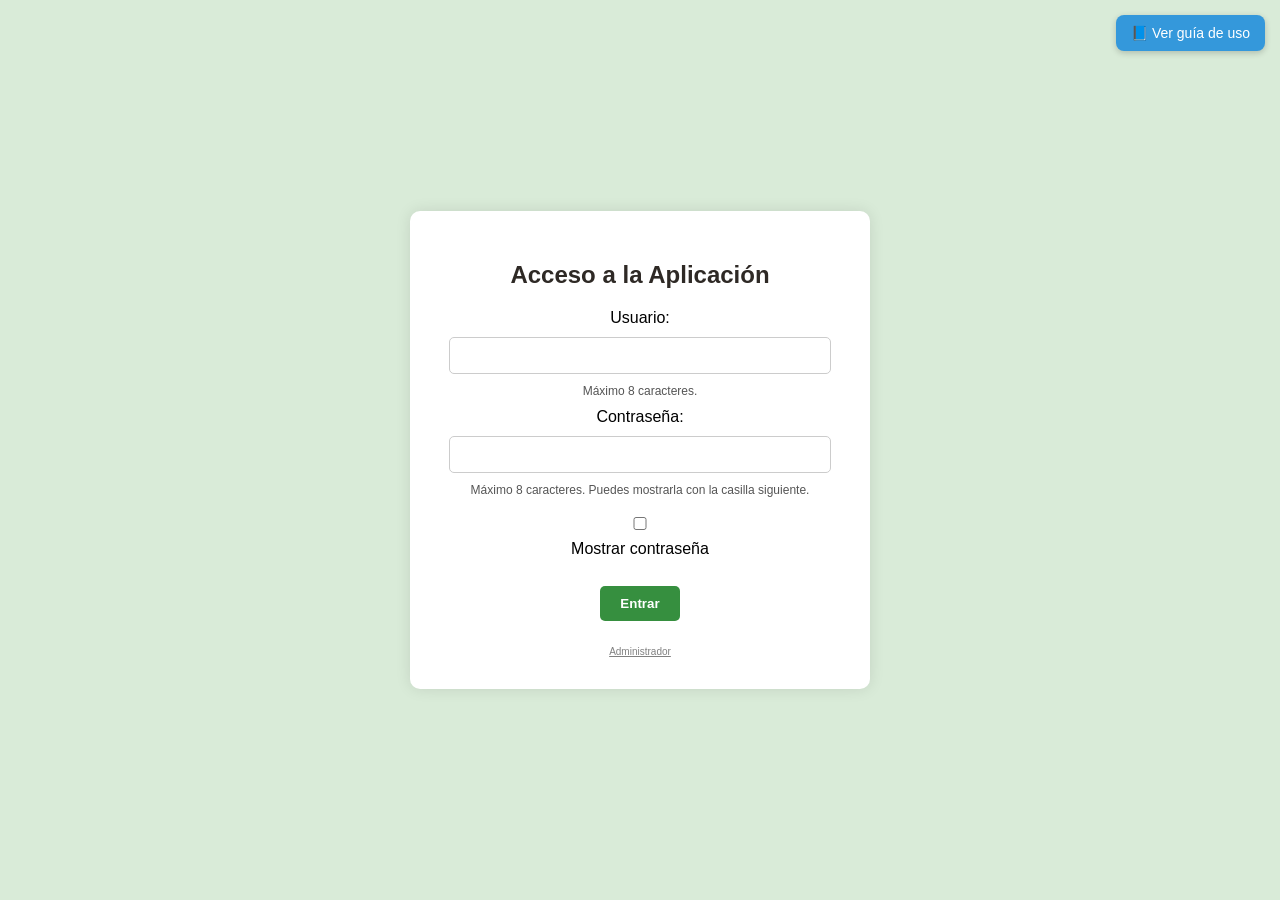
<file: copia/copia/index.html>
<!DOCTYPE html>
<html lang="es">
<head>
  <meta charset="UTF-8" >
      <link rel="icon" href="img/acceso1.png?v=3" type="image/png" />
  <meta name="viewport" content="width=device-width, initial-scale=1.0" >
  <title>Acceso - Evolución de Enfermería</title>
  <style>
    body {
      font-family: 'Montserrat', sans-serif;
      background-color: #d9ebd8;
      display: flex;
      align-items: center;
      justify-content: center;
      height: 100vh;
      margin: 0;
    }
    .login-container {
      background: white;
      padding: 30px;
      border-radius: 10px;
      box-shadow: 0 0 15px rgba(0, 0, 0, 0.1);
      width: 100%;
      max-width: 400px;
      text-align: center;
    }
    h2 {
      margin-bottom: 20px;
      color: #2e2925;
    }
    input {
      width: 90%;
      padding: 10px;
      margin: 10px 0;
      border-radius: 5px;
      border: 1px solid #ccc;
    }
    button {
      padding: 10px 20px;
      background-color: #368f3f;
      color: white;
      border: none;
      border-radius: 5px;
      font-weight: bold;
      cursor: pointer;
      margin-top: 10px;
    }
    .error {
      color: red;
      margin-top: 10px;
    }
  </style>
</head>
<body>

<!-- Botón guía -->
<a href="guia_usuarios.html" target="_blank" style="
  position: fixed;
  top: 15px;
  right: 15px;
  background-color: #3498db;
  color: white;
  padding: 10px 15px;
  text-decoration: none;
  border-radius: 8px;
  font-size: 14px;
  font-family: sans-serif;
  box-shadow: 0 2px 6px rgba(0,0,0,0.2);
  z-index: 9999;">
  📘 Ver guía de uso
</a>

<div class="login-container">
  <h2>Acceso a la Aplicación</h2>
  <form onsubmit="iniciarSesion(event)">
    <label for="usuario">Usuario:</label>
    <input type="text" id="usuario" name="usuario" maxlength="8" required >
    <div style="font-size: 12px; color: #555; margin-bottom: 10px;">
      Máximo 8 caracteres.
    </div>

    <label for="clave">Contraseña:</label>
    <input type="password" id="clave" name="clave" maxlength="8" required >
    <div style="font-size: 12px; color: #555; margin-bottom: 10px;">
      Máximo 8 caracteres. Puedes mostrarla con la casilla siguiente.
    </div>

    <input type="checkbox" onclick="togglePassword()"> Mostrar contraseña<br><br>

    <button type="submit">Entrar</button>
    <div id="errorMensaje" class="error"></div>
  </form>

  <!-- Acceso oculto para administrador -->
  <div style="text-align: center; margin-top: 20px;">
    <a href="#" onclick="accesoAdmin()" style="font-size: 10px; color: gray;">Administrador</a>
  </div>
</div>

<script>
  // Mostrar clave
  function togglePassword() {
    const input = document.getElementById("clave");
    input.type = input.type === "password" ? "text" : "password";
  }

  // Autocompletar último usuario
  document.addEventListener("DOMContentLoaded", () => {
    const ultimoUsuario = localStorage.getItem("ultimoUsuario");
    if (ultimoUsuario) {
      document.getElementById("usuario").value = ultimoUsuario;
    }
  });

  // Acceso al panel admin
  function accesoAdmin() {
    const pass = prompt("Introduce la clave de administrador:");
    if (pass === "faroladmin2024") {
      window.location.href = "registro_usuarios.html";
    } else {
      alert("Clave incorrecta.");
    }
  }

  /* -------- INICIAR SESIÓN -------- */
function iniciarSesion(e) {
  e.preventDefault();

  const usuario = document.getElementById("usuario").value.trim();
  const clave   = document.getElementById("clave").value.trim();
  const body = new URLSearchParams({ usuario, clave });

fetch('login2.php', {
  method : 'POST',
  headers: { 'Content-Type': 'application/x-www-form-urlencoded' },  // ←  COMA AQUÍ
  body
})


  .then(r => r.json())           // recibimos JSON limpio de login2.php
  .then(data => {
      if (data.success) {
          sessionStorage.setItem("currentUserId", data.user_id);
          localStorage.setItem("ultimoUsuario", usuario);
          window.location.href = "app.html";
      } else {
          document.getElementById("errorMensaje").textContent = data.message;
      }
  })
  .catch(err => {
      console.error("Error de red:", err);
      document.getElementById("errorMensaje").textContent =
        "No se pudo conectar con el servidor.";
  });
}
</script>

</body>
</html>
</file>
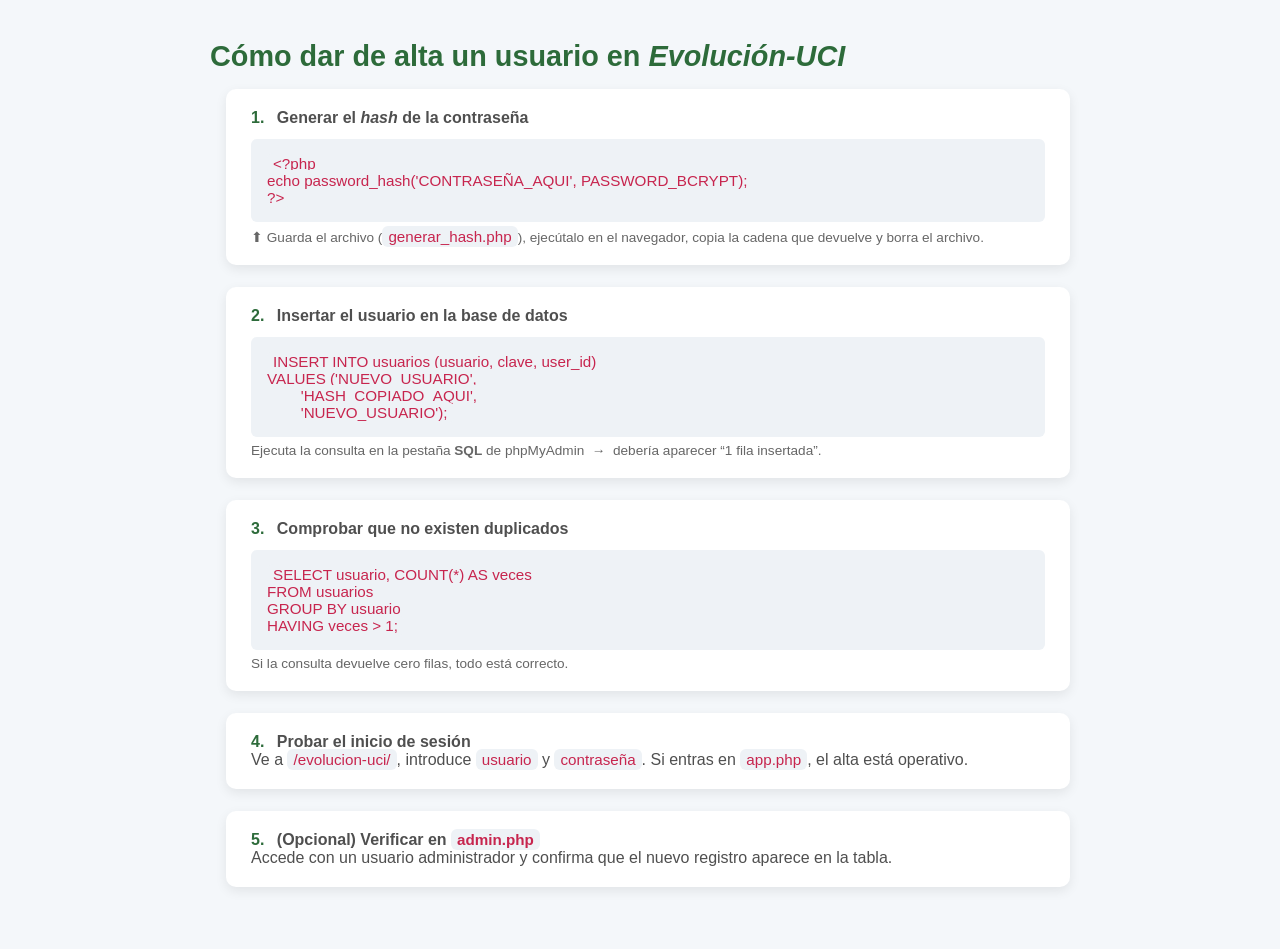
<file: guia_registro.html>
<!DOCTYPE html>
<html lang="es">
<head>
  <meta charset="utf-8">
  <title>Guía rápida · Alta de usuario en Evolución‑UCI</title>
  <style>
    :root{
      --verde:#2d6b3a;--gris:#4f4f4f;--bg:#f4f7fa;--card:#fff;--radio:10px;
    }
    *{margin:0;padding:0;box-sizing:border-box;font-family:"Montserrat",sans-serif}
    body{background:var(--bg);color:var(--gris);display:flex;justify-content:center;padding:40px}
    main{max-width:860px;width:100%}
    h1{color:var(--verde);margin-bottom:1rem;font-size:1.8rem}
    ol{counter-reset:step;list-style:none;margin-left:1rem}
    li{background:var(--card);border-radius:var(--radio);padding:20px 25px;margin-bottom:22px;box-shadow:0 4px 12px rgba(0,0,0,.08);}
    li::before{counter-increment:step;content:counters(step,".")".";font-weight:700;color:var(--verde);margin-right:8px}
    code{background:#eef2f6;border-radius:6px;padding:2px 6px;color:#c7254e;font-size:.95rem}
    pre{background:#eef2f6;border-radius:6px;padding:16px;overflow:auto;margin-top:12px;font-size:.9rem}
    .tip{font-size:.85rem;color:#666;margin-top:6px}
    a{color:var(--verde);text-decoration:none;font-weight:600}
  </style>
</head>
<body>
<main>
<h1>Cómo dar de alta un usuario en <em>Evolución‑UCI</em></h1>
<ol>
  <li>
    <strong>Generar el <em>hash</em> de la contraseña</strong>
    <pre><code>&lt;?php
echo password_hash('CONTRASEÑA_AQUI', PASSWORD_BCRYPT);
?></code></pre>
    <p class="tip">⬆ Guarda el archivo (<code>generar_hash.php</code>), ejecútalo en el navegador, copia la cadena que devuelve y borra el archivo.</p>
  </li>
  <li>
    <strong>Insertar el usuario en la base de datos</strong>
    <pre><code>INSERT INTO usuarios (usuario, clave, user_id)
VALUES ('NUEVO_USUARIO',
        'HASH_COPIADO_AQUI',
        'NUEVO_USUARIO');</code></pre>
    <p class="tip">Ejecuta la consulta en la pestaña <b>SQL</b> de phpMyAdmin &nbsp;→&nbsp; debería aparecer “1 fila insertada”.</p>
  </li>
  <li>
    <strong>Comprobar que no existen duplicados</strong>
    <pre><code>SELECT usuario, COUNT(*) AS veces
FROM usuarios
GROUP BY usuario
HAVING veces &gt; 1;</code></pre>
    <p class="tip">Si la consulta devuelve cero filas, todo está correcto.</p>
  </li>
  <li>
    <strong>Probar el inicio de sesión</strong>
    <p>Ve a <code>/evolucion-uci/</code>, introduce <code>usuario</code> y <code>contraseña</code>. Si entras en <code>app.php</code>, el alta está operativo.</p>
  </li>
  <li>
    <strong>(Opcional) Verificar en <code>admin.php</code></strong>
    <p>Accede con un usuario administrador y confirma que el nuevo registro aparece en la tabla.</p>
  </li>
</ol>
</main>
</body>
</html>
</file>
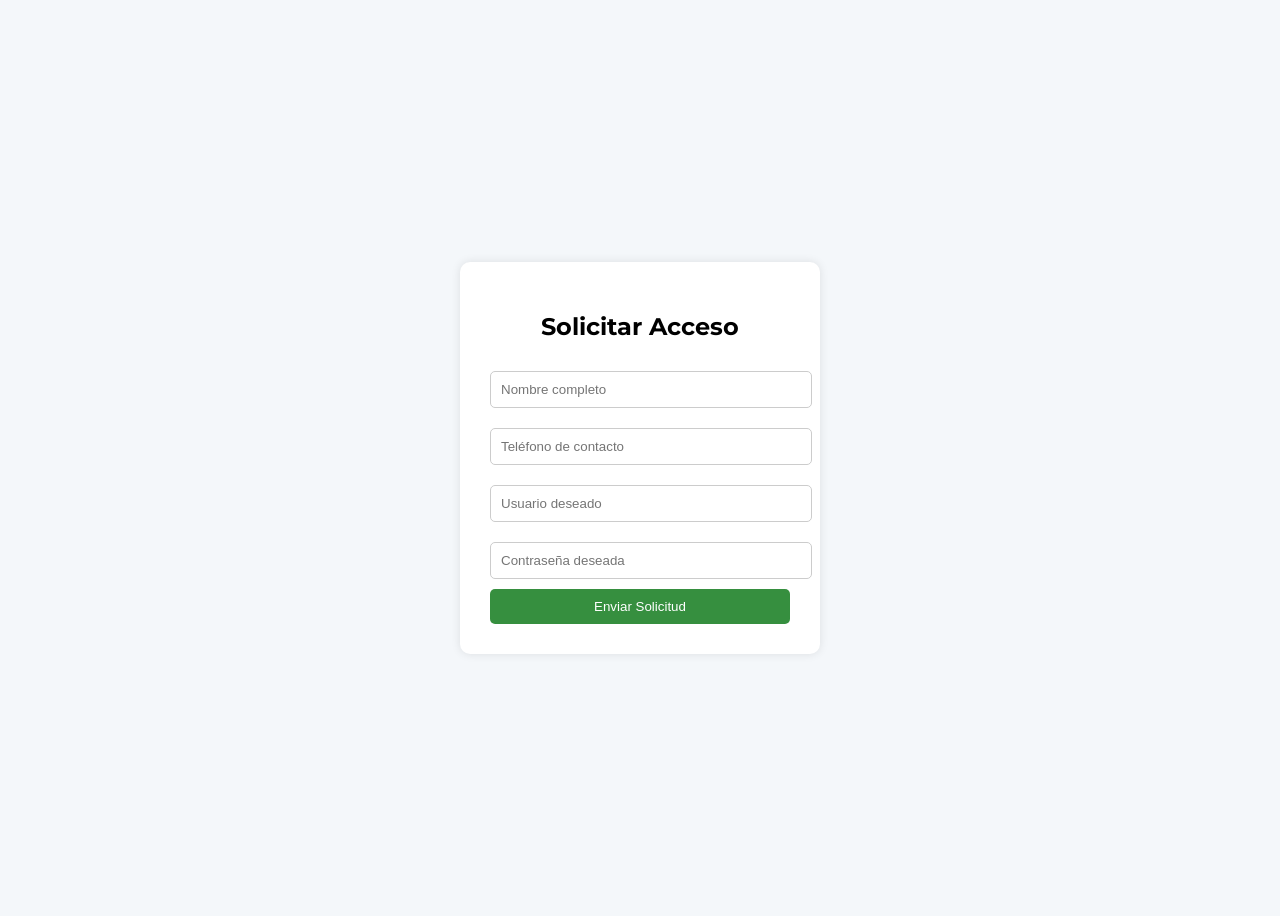
<file: register.html>
<!DOCTYPE html>
<html lang="es">
<head>
  <meta charset="UTF-8">
  <title>Solicitar Acceso</title>
  <link href="https://fonts.googleapis.com/css2?family=Montserrat&display=swap" rel="stylesheet">
  <style>
    body {
      font-family: 'Montserrat', sans-serif;
      background-color: #f4f7fa; 
      display: flex;
      justify-content: center;
      align-items: center;
      height: 100vh;
    }
    .form-box {
      background-color: white;
      padding: 30px;
      border-radius: 10px;
      box-shadow: 0 0 10px rgba(0,0,0,0.1);
      width: 300px;
      text-align: center;
    }
    input {
      width: 100%;
      padding: 10px;
      margin: 10px 0;
      border: 1px solid #ccc;
      border-radius: 5px;
    }
    button {
      width: 100%;
      padding: 10px;
      background-color: #368f3f;
      color: white;
      border: none;
      border-radius: 5px;
      cursor: pointer;
    }
    button:hover {
      background-color: #2d6b3a;
    }
  </style>
</head>
<body>
  <div class="form-box">
    <h2>Solicitar Acceso</h2>
    <form action="register.php" method="POST">
      <input type="text" name="nombre" placeholder="Nombre completo" required />
      <input type="tel" name="telefono" placeholder="Teléfono de contacto" required />
      <input type="text" name="usuario" placeholder="Usuario deseado" required />
      <input type="password" name="contrasena" placeholder="Contraseña deseada" required />
      <button type="submit">Enviar Solicitud</button>
    </form>
  </div>
</body>
</html>
</file>
